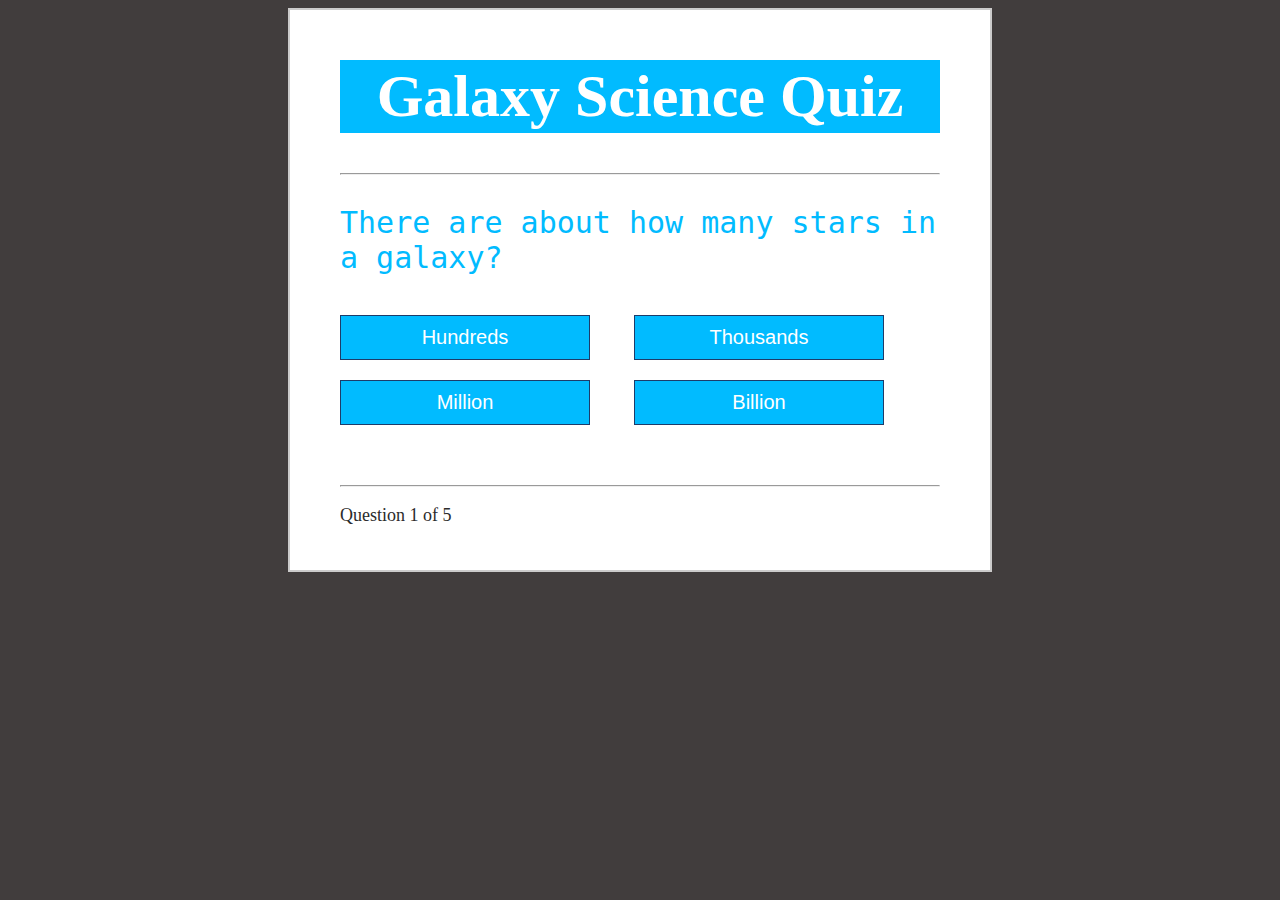
<file: WEBT_Project/quiz_app/index.html>
<!DOCTYPE html>
<html>
<head lang="en">
    <meta charset="UTF-8">
    <title>Quiz</title>
    <link rel="stylesheet" type="text/css" href="style.css">
</head>
<body>
    <div class="grid">
        <div id="quiz">
            <h1>Galaxy Science Quiz</h1>
            <hr style="margin-bottom: 20px">

            <p id="question"></p>

            <div class="buttons">
                <button id="btn0"><span id="choice0"></span></button>
                <button id="btn1"><span id="choice1"></span></button>
                <button id="btn2"><span id="choice2"></span></button>
                <button id="btn3"><span id="choice3"></span></button>
            </div>

            <hr style="margin-top: 50px">
            <footer>
                <p id="progress">Question x of y</p>
            </footer>
        </div>
    </div>


<script src="question.js"></script>

</body>
</html>
</file>
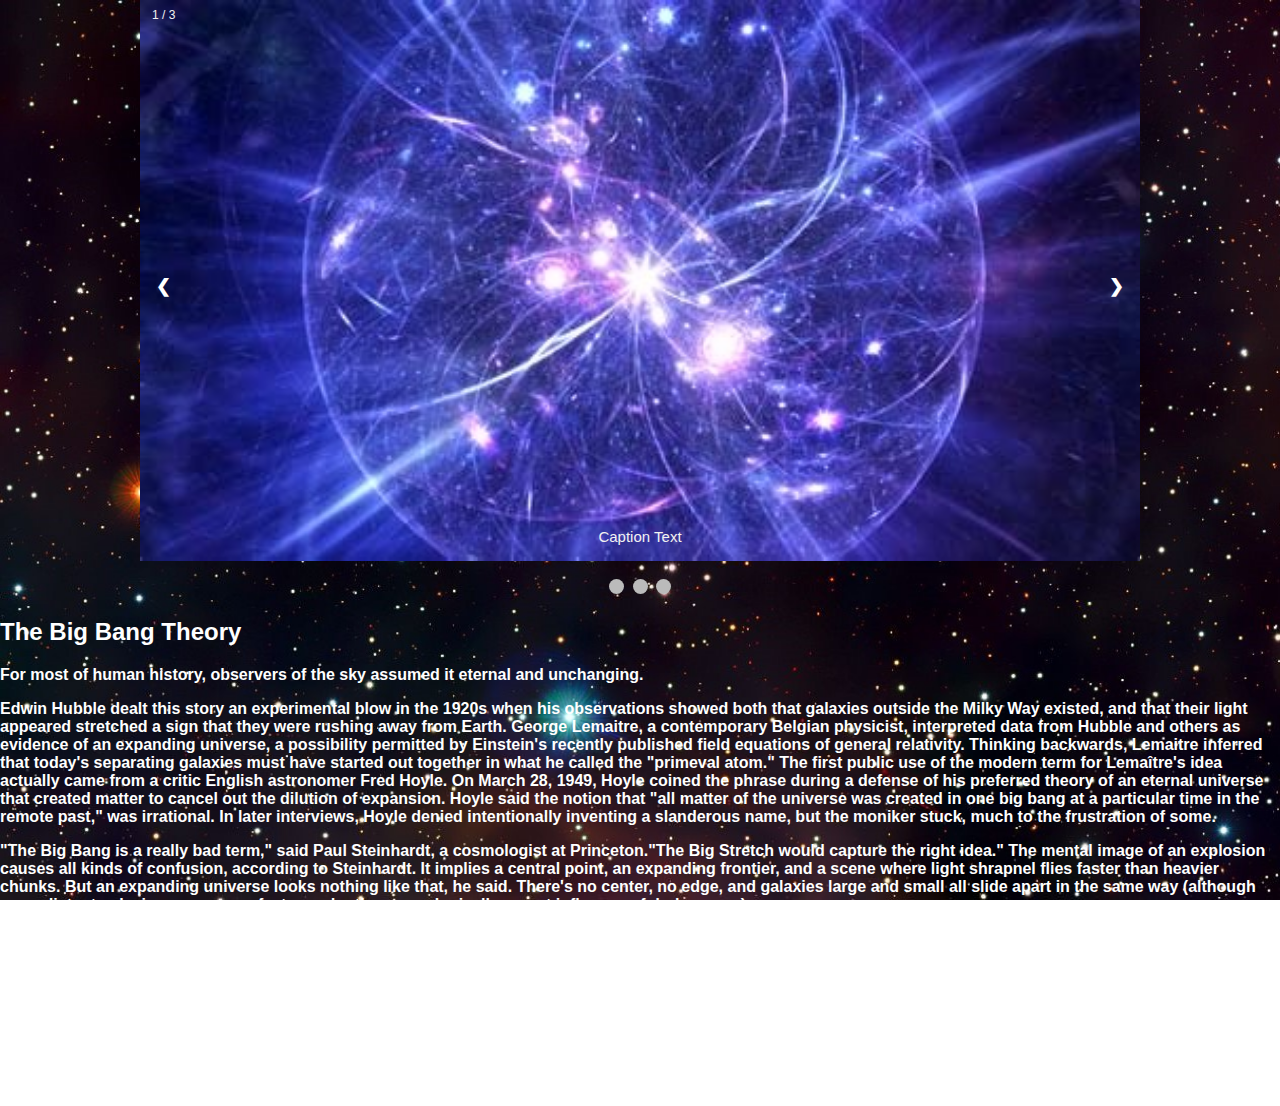
<file: WEBT_Project/Html/BigBang.html>
<!DOCTYPE html>
<html>
<head>
<meta name="viewport" content="width=device-width, initial-scale=1">


<style>
* {box-sizing: border-box}
div.a
{
  text-align: center;
}
body
{
  font-family: Verdana,
  sans-serif;
  margin:0;
  background-image: url('galaxy_bigbang.jpg');
  background-repeat: no-repeat;
  background-attachment: fixed;
  background-size: cover;
  color: white;
}
.mySlides {display: none}
img {vertical-align: middle;}

/* Slideshow container */
.slideshow-container {
  max-width: 1000px;
  position: relative;
  margin: auto;
}

/* Next & previous buttons */
.prev, .next {
  cursor: pointer;
  position: absolute;
  top: 50%;
  width: auto;
  padding: 16px;
  margin-top: -22px;
  color: white;
  font-weight: bold;
  font-size: 18px;
  transition: 0.6s ease;
  border-radius: 0 3px 3px 0;
  user-select: none;
}

/* Position the "next button" to the right */
.next {
  right: 0;
  border-radius: 3px 0 0 3px;
}

/* On hover, add a black background color with a little bit see-through */
.prev:hover, .next:hover {
  background-color: rgba(0,0,0,0.8);
}

/* Caption text */
.text {
  color: #f2f2f2;
  font-size: 15px;
  padding: 8px 12px;
  position: absolute;
  bottom: 8px;
  width: 100%;
  text-align: center;
}

/* Number text (1/3 etc) */
.numbertext {
  color: #f2f2f2;
  font-size: 12px;
  padding: 8px 12px;
  position: absolute;
  top: 0;
}

/* The dots/bullets/indicators */
.dot {
  cursor: pointer;
  height: 15px;
  width: 15px;
  margin: 0 2px;
  background-color: #bbb;
  border-radius: 50%;
  display: inline-block;
  transition: background-color 0.6s ease;
}

.active, .dot:hover {
  background-color: #717171;
}

/* Fading animation */
.fade {
  -webkit-animation-name: fade;
  -webkit-animation-duration: 1.5s;
  animation-name: fade;
  animation-duration: 1.5s;
}

@-webkit-keyframes fade {
  from {opacity: .4}
  to {opacity: 1}
}

@keyframes fade {
  from {opacity: .4}
  to {opacity: 1}
}

/* On smaller screens, decrease text size */
@media only screen and (max-width: 300px) {
  .prev, .next,.text {font-size: 11px}
}
</style>
</head>
<body>

  <!-- Slideshow container -->
<div class="slideshow-container">

  <!-- Full-width images with number and caption text -->
  <div class="mySlides fade">
    <div class="numbertext">1 / 3</div>
  <img src="bigbang1.jpg" style="width:100%">
    <div class="text">Caption Text</div>
  </div>

  <div class="mySlides fade">
    <div class="numbertext">2 / 3</div>
    <img src="bigbang2.jpg" style="width:100%">
    <div class="text">Caption Two</div>
  </div>

  <div class="mySlides fade">
    <div class="numbertext">3 / 3</div>
    <img src="bigbang3.jpg" style="width:100%">
    <div class="text">Caption Three</div>
  </div>

  <!-- Next and previous buttons -->
  <a class="prev" onclick="plusSlides(-1)">&#10094;</a>
  <a class="next" onclick="plusSlides(1)">&#10095;</a>
</div>
<br>

<!-- The dots/circles -->
<div style="text-align:center">
  <span class="dot" onclick="currentSlide(1)"></span>
  <span class="dot" onclick="currentSlide(2)"></span>
  <span class="dot" onclick="currentSlide(3)"></span>
</div>


<script>
  var slideIndex = 0;
  showSlides();

  function showSlides() {
    var i;
    var slides = document.getElementsByClassName("mySlides");
    for (i = 0; i < slides.length; i++) {
      slides[i].style.display = "none";
    }
    slideIndex++;
    if (slideIndex > slides.length) {slideIndex = 1}
    slides[slideIndex-1].style.display = "block";
    setTimeout(showSlides, 2000); // Change image every 2 seconds
  }
</script>

<h2>The Big Bang Theory</h2>

<b style=“text-align: center“>For most of human history, observers of the sky assumed it eternal and unchanging.  <p>

  </p>
Edwin Hubble dealt this story  an experimental blow in the 1920s when his observations showed both that galaxies outside the Milky Way existed, and that their light appeared stretched a sign that they were rushing away from Earth.
George Lemaitre, a contemporary Belgian physicist, interpreted data from Hubble and others as evidence of an expanding universe, a possibility permitted by Einstein's recently published field equations of general relativity. Thinking backwards, Lemaitre inferred that today's separating galaxies must have started out together in what he called the "primeval atom."
The first public use of the modern term for Lemaître's idea actually came from a critic English astronomer Fred Hoyle. On March 28, 1949, Hoyle coined the phrase during a defense of his preferred theory of an eternal universe that created matter to cancel out the dilution of expansion. Hoyle said the notion that "all matter of the universe was created in one big bang at a particular time in the remote past," was irrational. In later interviews, Hoyle denied intentionally inventing a slanderous name, but the moniker stuck, much to the frustration of some.  <p>

  </p>
"The Big Bang is a really bad term," said Paul Steinhardt, a cosmologist at Princeton."The Big Stretch would capture the right idea." The mental image of an explosion causes all kinds of confusion, according to Steinhardt. It implies a central point, an expanding frontier, and a scene where light shrapnel flies faster than heavier chunks. But an expanding universe looks nothing like that, he said. There's no center, no edge, and galaxies large and small all slide apart in the same way (although more distant galaxies move away faster under the cosmologically recent influence of dark energy).  <p>

  </p>
Regardless of its name, the Big Bang theory found widespread acceptance for its unparalleled ability to explain what we see. The balance of light with particles like protons and neutrons during the first 3 minutes, for instance, let early elements form at a rate predicting the current amounts of helium and other light atoms.
"There was a small window in time where it was possible for nuclei to form," said Glennys Farrar, a cosmologist at New York University. "After that, the universe kept expanding and they couldn't find each other,  <p>

  </p> and before [the window] it was too hot."
A cloudy plasma filled the universe for the next 378,000 years, until further cooling let electrons and protons form neutral hydrogen atoms, and the fog cleared.  <p>

  </p>
The light emitted during this process, which has since stretched into microwaves, is the earliest known object researchers can study directly.
Known as the cosmic microwave background (CMB) radiation, many researchers consider it the strongest evidence for the Big Bang.</b>

</body>
</html>
</file>
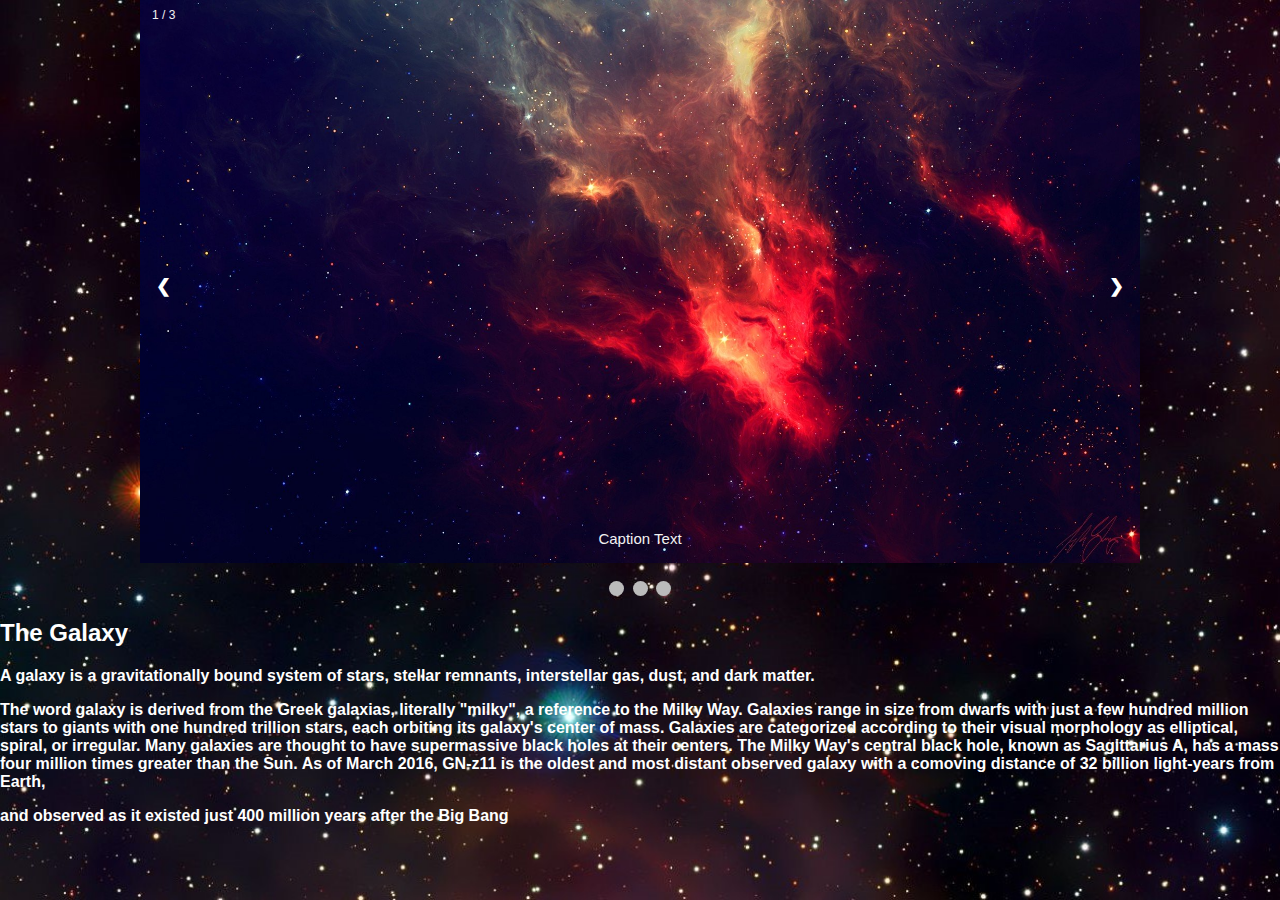
<file: WEBT_Project/Html/Galaxy.html>
<!DOCTYPE html>
<html>
<head>
<meta name="viewport" content="width=device-width, initial-scale=1">

<style>
* {box-sizing: border-box}
body
{
  font-family: Verdana,
  sans-serif;
  margin:0;
  background-image: url('galaxy_bigbang.jpg');
  background-repeat: no-repeat;
  background-attachment: fixed;
  background-size: cover;
  color: white;
}
.mySlides {display: none}
img {vertical-align: middle;}

/* Slideshow container */
.slideshow-container {
  max-width: 1000px;
  position: relative;
  margin: auto;
}

/* Next & previous buttons */
.prev, .next {
  cursor: pointer;
  position: absolute;
  top: 50%;
  width: auto;
  padding: 16px;
  margin-top: -22px;
  color: white;
  font-weight: bold;
  font-size: 18px;
  transition: 0.6s ease;
  border-radius: 0 3px 3px 0;
  user-select: none;
}

/* Position the "next button" to the right */
.next {
  right: 0;
  border-radius: 3px 0 0 3px;
}

/* On hover, add a black background color with a little bit see-through */
.prev:hover, .next:hover {
  background-color: rgba(0,0,0,0.8);
}

/* Caption text */
.text {
  color: #f2f2f2;
  font-size: 15px;
  padding: 8px 12px;
  position: absolute;
  bottom: 8px;
  width: 100%;
  text-align: center;
}

/* Number text (1/3 etc) */
.numbertext {
  color: #f2f2f2;
  font-size: 12px;
  padding: 8px 12px;
  position: absolute;
  top: 0;
}

/* The dots/bullets/indicators */
.dot {
  cursor: pointer;
  height: 15px;
  width: 15px;
  margin: 0 2px;
  background-color: #bbb;
  border-radius: 50%;
  display: inline-block;
  transition: background-color 0.6s ease;
}

.active, .dot:hover {
  background-color: #717171;
}

/* Fading animation */
.fade {
  -webkit-animation-name: fade;
  -webkit-animation-duration: 1.5s;
  animation-name: fade;
  animation-duration: 1.5s;
}

@-webkit-keyframes fade {
  from {opacity: .4}
  to {opacity: 1}
}

@keyframes fade {
  from {opacity: .4}
  to {opacity: 1}
}

/* On smaller screens, decrease text size */
@media only screen and (max-width: 300px) {
  .prev, .next,.text {font-size: 11px}
}
</style>
</head>
<body>

  <!-- Slideshow container -->
<div class="slideshow-container">

  <!-- Full-width images with number and caption text -->
  <div class="mySlides fade">
    <div class="numbertext">1 / 3</div>
    <img src="Galaxy1.jpg" style="width:100%">
    <div class="text">Caption Text</div>
  </div>

  <div class="mySlides fade">
    <div class="numbertext">2 / 3</div>
    <img src="Galaxy2.jpg" style="width:100%">
    <div class="text">Caption Two</div>
  </div>

  <div class="mySlides fade">
    <div class="numbertext">3 / 3</div>
    <img src="Galaxy3.jpg" style="width:100%">
    <div class="text">Caption Three</div>
  </div>

  <!-- Next and previous buttons -->
  <a class="prev" onclick="plusSlides(-1)">&#10094;</a>
  <a class="next" onclick="plusSlides(1)">&#10095;</a>
</div>
<br>

<!-- The dots/circles -->
<div style="text-align:center">
  <span class="dot" onclick="currentSlide(1)"></span>
  <span class="dot" onclick="currentSlide(2)"></span>
  <span class="dot" onclick="currentSlide(3)"></span>
</div>


<script>
  var slideIndex = 0;
  showSlides();

  function showSlides() {
    var i;
    var slides = document.getElementsByClassName("mySlides");
    for (i = 0; i < slides.length; i++) {
      slides[i].style.display = "none";
    }
    slideIndex++;
    if (slideIndex > slides.length) {slideIndex = 1}
    slides[slideIndex-1].style.display = "block";
    setTimeout(showSlides, 2000); // Change image every 2 seconds
  }
</script>

<h2>The Galaxy</h2>

<b style=“text-align: center“>
   A galaxy is a gravitationally bound system of stars, stellar remnants, interstellar gas, dust, and dark matter.   <p>

     </p>The word galaxy is derived from the Greek galaxias, literally "milky", a reference to the Milky Way. Galaxies range in size from dwarfs with just a few hundred million stars to giants with one hundred trillion stars, each orbiting its galaxy's center of mass. Galaxies are categorized according to their visual morphology as elliptical, spiral, or irregular. Many galaxies are thought to have supermassive black holes at their centers. The Milky Way's central black hole, known as Sagittarius A, has a mass four million times greater than the Sun. As of March 2016, GN-z11 is the oldest and most distant observed galaxy with a comoving distance of 32 billion light-years from Earth,  <p>

       </p> and observed as it existed just 400 million years after the Big Bang
</b>

</body>
</html>
</file>
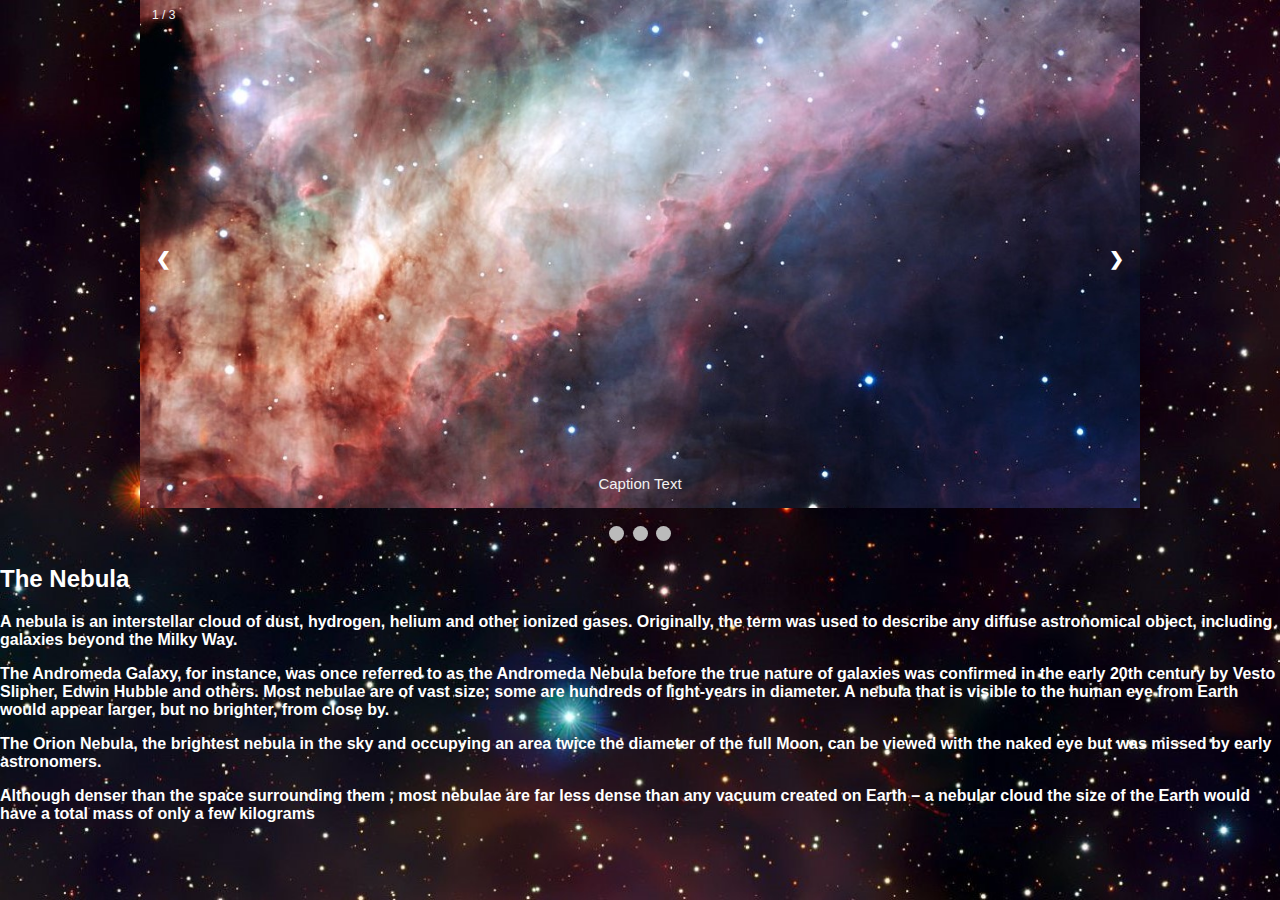
<file: WEBT_Project/Html/Nebula.html>
<!DOCTYPE html>
<html>
<head>
<meta name="viewport" content="width=device-width, initial-scale=1">

<style>
* {box-sizing: border-box}
body
{
  font-family: Verdana,
  sans-serif;
  margin:0;
  background-image: url('galaxy_bigbang.jpg');
  background-repeat: no-repeat;
  background-attachment: fixed;
  background-size: cover;
  color: white;
}
.mySlides {display: none}
img {vertical-align: middle;}

/* Slideshow container */
.slideshow-container {
  max-width: 1000px;
  position: relative;
  margin: auto;
}

/* Next & previous buttons */
.prev, .next {
  cursor: pointer;
  position: absolute;
  top: 50%;
  width: auto;
  padding: 16px;
  margin-top: -22px;
  color: white;
  font-weight: bold;
  font-size: 18px;
  transition: 0.6s ease;
  border-radius: 0 3px 3px 0;
  user-select: none;
}

/* Position the "next button" to the right */
.next {
  right: 0;
  border-radius: 3px 0 0 3px;
}

/* On hover, add a black background color with a little bit see-through */
.prev:hover, .next:hover {
  background-color: rgba(0,0,0,0.8);
}

/* Caption text */
.text {
  color: #f2f2f2;
  font-size: 15px;
  padding: 8px 12px;
  position: absolute;
  bottom: 8px;
  width: 100%;
  text-align: center;
}

/* Number text (1/3 etc) */
.numbertext {
  color: #f2f2f2;
  font-size: 12px;
  padding: 8px 12px;
  position: absolute;
  top: 0;
}

/* The dots/bullets/indicators */
.dot {
  cursor: pointer;
  height: 15px;
  width: 15px;
  margin: 0 2px;
  background-color: #bbb;
  border-radius: 50%;
  display: inline-block;
  transition: background-color 0.6s ease;
}

.active, .dot:hover {
  background-color: #717171;
}

/* Fading animation */
.fade {
  -webkit-animation-name: fade;
  -webkit-animation-duration: 1.5s;
  animation-name: fade;
  animation-duration: 1.5s;
}

@-webkit-keyframes fade {
  from {opacity: .4}
  to {opacity: 1}
}

@keyframes fade {
  from {opacity: .4}
  to {opacity: 1}
}

/* On smaller screens, decrease text size */
@media only screen and (max-width: 300px) {
  .prev, .next,.text {font-size: 11px}
}
</style>
</head>
<body>

  <!-- Slideshow container -->
<div class="slideshow-container">

  <!-- Full-width images with number and caption text -->
  <div class="mySlides fade">
    <div class="numbertext">1 / 3</div>
  <img src="nebula1.jpg" style="width:100%">
    <div class="text">Caption Text</div>
  </div>

  <div class="mySlides fade">
    <div class="numbertext">2 / 3</div>
    <img src="nebula2.jpg" style="width:100%">
    <div class="text">Caption Two</div>
  </div>

  <div class="mySlides fade">
    <div class="numbertext">3 / 3</div>
    <img src="nebula3.jpg" style="width:100%">
    <div class="text">Caption Three</div>
  </div>

  <!-- Next and previous buttons -->
  <a class="prev" onclick="plusSlides(-1)">&#10094;</a>
  <a class="next" onclick="plusSlides(1)">&#10095;</a>
</div>
<br>

<!-- The dots/circles -->
<div style="text-align:center">
  <span class="dot" onclick="currentSlide(1)"></span>
  <span class="dot" onclick="currentSlide(2)"></span>
  <span class="dot" onclick="currentSlide(3)"></span>
</div>


<script>
  var slideIndex = 0;
  showSlides();

  function showSlides() {
    var i;
    var slides = document.getElementsByClassName("mySlides");
    for (i = 0; i < slides.length; i++) {
      slides[i].style.display = "none";
    }
    slideIndex++;
    if (slideIndex > slides.length) {slideIndex = 1}
    slides[slideIndex-1].style.display = "block";
    setTimeout(showSlides, 2000); // Change image every 2 seconds
  }
</script>

<h2>The Nebula</h2>

<b style=“text-align: center“>A nebula is an interstellar cloud of dust, hydrogen, helium and other ionized gases. Originally, the term was used to describe any diffuse astronomical object, including galaxies beyond the Milky Way.  <p>

  </p> The Andromeda Galaxy, for instance, was once referred to as the Andromeda Nebula before the true nature of galaxies was confirmed in the early 20th century by Vesto Slipher, Edwin Hubble and others. Most nebulae are of vast size; some are hundreds of light-years in diameter. A nebula that is visible to the human eye from Earth would appear larger, but no brighter, from close by.  <p>

  </p> The Orion Nebula, the brightest nebula in the sky and occupying an area twice the diameter of the full Moon, can be viewed with the naked eye but was missed by early astronomers.  <p>

    </p> Although denser than the space surrounding them
, most nebulae are far less dense than any vacuum created on Earth – a nebular cloud the size of the Earth would have a total mass of only a few kilograms</b>
</body>
</html>
</file>
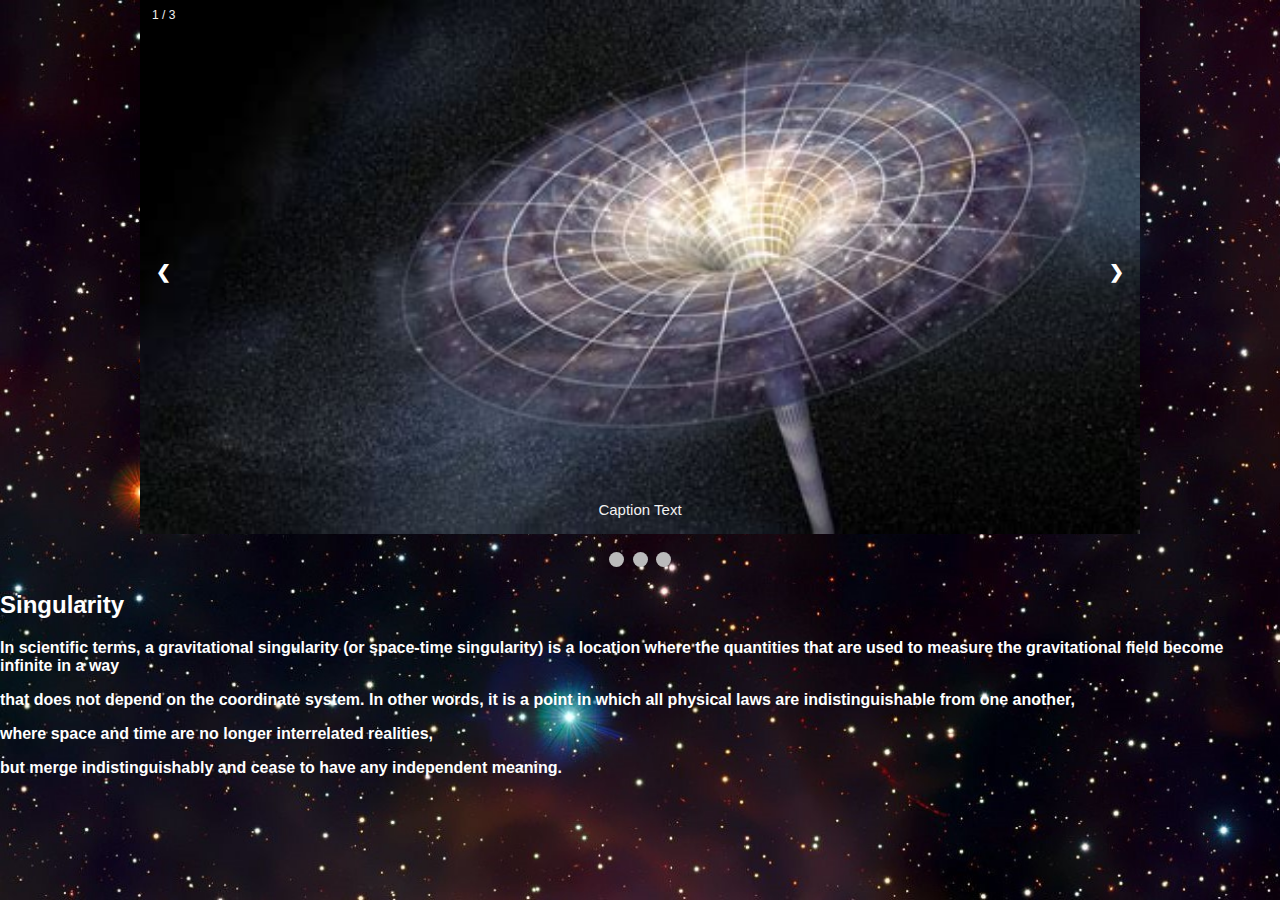
<file: WEBT_Project/Html/Singularity.html>
<!DOCTYPE html>
<html>
<head>
<meta name="viewport" content="width=device-width, initial-scale=1">

<style>
* {box-sizing: border-box}
body
{
  font-family: Verdana,
  sans-serif;
  margin:0;
  background-image: url('galaxy_bigbang.jpg');
  background-repeat: no-repeat;
  background-attachment: fixed;
  background-size: cover;
  color: white;
}
.mySlides {display: none}
img {vertical-align: middle;}

/* Slideshow container */
.slideshow-container {
  max-width: 1000px;
  position: relative;
  margin: auto;
}

/* Next & previous buttons */
.prev, .next {
  cursor: pointer;
  position: absolute;
  top: 50%;
  width: auto;
  padding: 16px;
  margin-top: -22px;
  color: white;
  font-weight: bold;
  font-size: 18px;
  transition: 0.6s ease;
  border-radius: 0 3px 3px 0;
  user-select: none;
}

/* Position the "next button" to the right */
.next {
  right: 0;
  border-radius: 3px 0 0 3px;
}

/* On hover, add a black background color with a little bit see-through */
.prev:hover, .next:hover {
  background-color: rgba(0,0,0,0.8);
}

/* Caption text */
.text {
  color: #f2f2f2;
  font-size: 15px;
  padding: 8px 12px;
  position: absolute;
  bottom: 8px;
  width: 100%;
  text-align: center;
}

/* Number text (1/3 etc) */
.numbertext {
  color: #f2f2f2;
  font-size: 12px;
  padding: 8px 12px;
  position: absolute;
  top: 0;
}

/* The dots/bullets/indicators */
.dot {
  cursor: pointer;
  height: 15px;
  width: 15px;
  margin: 0 2px;
  background-color: #bbb;
  border-radius: 50%;
  display: inline-block;
  transition: background-color 0.6s ease;
}

.active, .dot:hover {
  background-color: #717171;
}

/* Fading animation */
.fade {
  -webkit-animation-name: fade;
  -webkit-animation-duration: 1.5s;
  animation-name: fade;
  animation-duration: 1.5s;
}

@-webkit-keyframes fade {
  from {opacity: .4}
  to {opacity: 1}
}

@keyframes fade {
  from {opacity: .4}
  to {opacity: 1}
}

/* On smaller screens, decrease text size */
@media only screen and (max-width: 300px) {
  .prev, .next,.text {font-size: 11px}
}
</style>
</head>
<body>

  <!-- Slideshow container -->
<div class="slideshow-container">

  <!-- Full-width images with number and caption text -->
  <div class="mySlides fade">
    <div class="numbertext">1 / 3</div>
<img src="Singularity1.jpg" style="width:100%">
    <div class="text">Caption Text</div>
  </div>

  <div class="mySlides fade">
    <div class="numbertext">2 / 3</div>
    <img src="Singularity2.jpg" style="width:100%">
    <div class="text">Caption Two</div>
  </div>

  <div class="mySlides fade">
    <div class="numbertext">3 / 3</div>
    <img src="Singularity3.jpg" style="width:100%">
    <div class="text">Caption Three</div>
  </div>

  <!-- Next and previous buttons -->
  <a class="prev" onclick="plusSlides(-1)">&#10094;</a>
  <a class="next" onclick="plusSlides(1)">&#10095;</a>
</div>
<br>

<!-- The dots/circles -->
<div style="text-align:center">
  <span class="dot" onclick="currentSlide(1)"></span>
  <span class="dot" onclick="currentSlide(2)"></span>
  <span class="dot" onclick="currentSlide(3)"></span>
</div>


<script>
  var slideIndex = 0;
  showSlides();

  function showSlides() {
    var i;
    var slides = document.getElementsByClassName("mySlides");
    for (i = 0; i < slides.length; i++) {
      slides[i].style.display = "none";
    }
    slideIndex++;
    if (slideIndex > slides.length) {slideIndex = 1}
    slides[slideIndex-1].style.display = "block";
    setTimeout(showSlides, 2000); // Change image every 2 seconds
  }
</script>

<h2>Singularity</h2>

 <b style=“text-align: center“>In scientific terms, a gravitational singularity (or space-time singularity)
   is a location where the quantities that are used to measure the gravitational field become infinite in a way  <p>

     </p>
  that does not depend on the coordinate system. In other words, it is a point in which all physical laws are indistinguishable from one another,  <p>

    </p>
  where space and time are no longer interrelated realities,   <p>

    </p>but merge indistinguishably and cease to have any independent meaning.
</b>

</body>
</html>
</file>
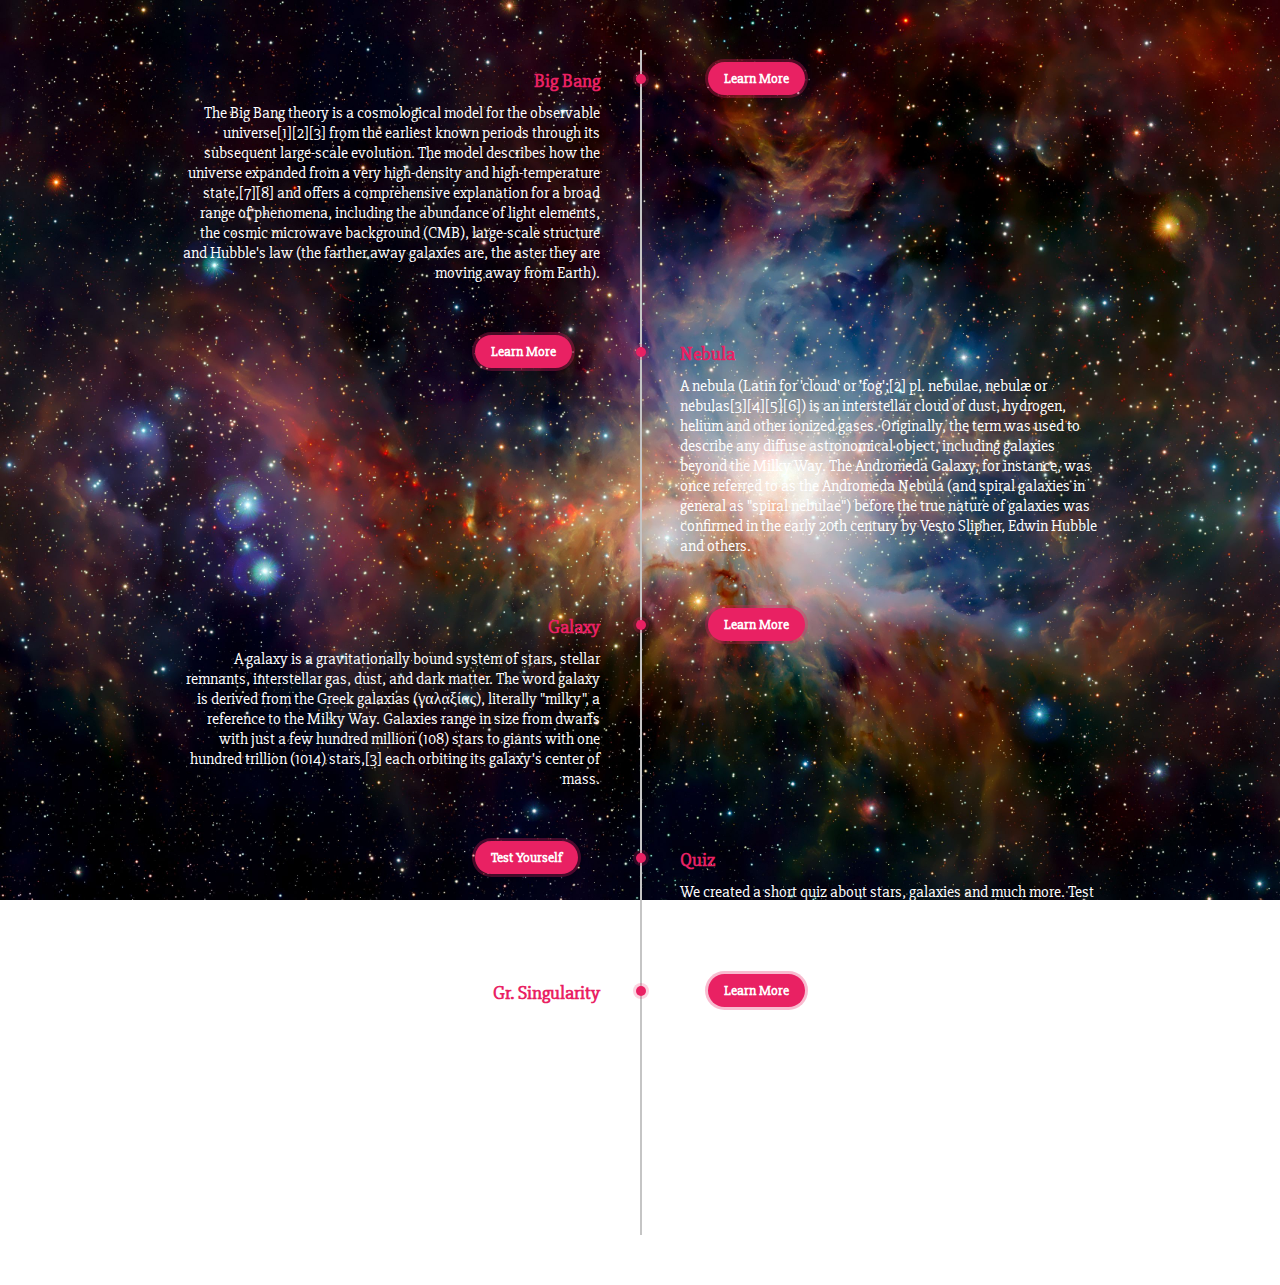
<file: WEBT_Project/Html/time_line.html>
<!--
TSSoS._messaging.protocol 1.0.0 OPEN
--------------------------------------------

DATE:          15.11.2019
FROM:          S.B., Senior IT Student, TSS

keep watching
patience will be rewarded

--------------------------------------------
TSSoS._messaging.protocol 1.0.0 CLOSE
-->


<!--
TSSoS._qualityControl.protocol 1.0.0 OPEN
--------------------------------------------

[DATE]          20.11.2019
[BUG]           DUPLICATE TRANSMISSION
[OWNER]         S.B., Senior IT Student, TSS
[DESCRIPTION]   A WEBT Project year 19/20; Topic: Stars.
[NOTE]          Most of the site is made by Sebastijan Bogdan.

--------------------------------------------
TSSoS._messaging.protocol 1.0.0 CLOSE
-->


<!DOCTYPE html>
<html lang="en" dir="ltr">
  <head>
    <meta charset="utf-8">

    <title>Stars</title>
    <link rel="stylesheet" href="../Style/time_line.css">
  </head>
  <body>
    <div class="timeline">
      <ul>
        <li>
          <div class="content">
            <h3>Big Bang</h3>
          <p>The Big Bang theory is a cosmological model for the observable universe[1][2][3] from the earliest known periods through its subsequent large-scale evolution.
              The model describes how the universe expanded from a very high-density and high-temperature state,[7][8] and offers a comprehensive explanation for a broad range of
              phenomena, including the abundance of light elements, the cosmic microwave background (CMB), large-scale structure and Hubble's law (the farther away galaxies are, the
              aster they are moving away from Earth). </p>
          </div>
          <div class="time">
            <h4><a href="BigBang.html">Learn More</a></h4>
          </div>
        </li>
        <li>
          <div class="content">
            <h3>Nebula</h3>
            <p>A nebula (Latin for 'cloud' or 'fog';[2] pl. nebulae, nebulæ or nebulas[3][4][5][6]) is an interstellar cloud of dust, hydrogen, helium and other ionized gases. Originally, the term was used to describe any diffuse astronomical object, including galaxies beyond the Milky Way. The Andromeda Galaxy, for instance, was once referred to as the Andromeda Nebula (and spiral galaxies in general as "spiral nebulae") before the true nature of galaxies was confirmed in the early 20th century by Vesto Slipher, Edwin Hubble and others. </p>
          </div>
          <div class="time">
            <h4><a href="Nebula.html">Learn More</a> </h4>
          </div>
        </li>
        <li>
          <div class="content">
            <h3>Galaxy</h3>
            <p>A galaxy is a gravitationally bound system of stars, stellar remnants, interstellar gas, dust, and dark matter.
            The word galaxy is derived from the Greek galaxias (γαλαξίας), literally "milky", a reference to the Milky Way. Galaxies range in size from
            dwarfs with just a few hundred million (108) stars to giants with one hundred trillion (1014) stars,[3] each orbiting its galaxy's center of mass. </p>
          </div>
          <div class="time">
            <h4><a href="Galaxy.html">Learn More</a></h4>
          </div>
        </li>
        <li>
          <div class="content">
            <h3>Quiz</h3>
            <p>We created a short quiz about stars, galaxies and much more. Test your knowlegde.</p>
          </div>
          <div class="time">
            <h4><a href="../quiz_app/index.html">Test Yourself</a></h4>
          </div>
        </li>
        <li>
          <div class="content">
            <h3>Gr. Singularity</h3>
            <p>A gravitational singularity, spacetime singularity or simply singularity is a location in spacetime where the gravitational field of a celestial body is
              predicted to become infinite by general relativity in a way that does not depend on the coordinate system. The quantities used to measure gravitational field
              strength are the scalar invariant curvatures of spacetime, which includes a measure of the density of matter. Since such quantities become infinite at the singularity,
              the laws of normal spacetime break down.</p>
          </div>
          <div class="time">
            <h4><a href="Singularity.html">Learn More</a></h4>
          </div>
        </li>
        <div style="clear: both;"></div>
      </ul>
    </div>
  </body>
</html>
</file>
<file: WEBT_Project/quiz_app/style.css>
body {
    background-color: #413D3D;
}

.grid {
    width: 600px;
    height: 500px;
    margin: 0 auto;
    background-color: #fff;
    padding: 10px 50px 50px 50px;
    border: 2px solid #cbcbcb;

}

.grid h1 {
    font-family: "sans-serif";
    background-color: #01BBFF;
    font-size: 60px;
    text-align: center;
    color: #ffffff;
    padding: 2px 0px;

}

#score {
    color: #01BBFF;
    text-align: center;
    font-size: 30px;
}

.grid #question {
    font-family: "monospace";
    font-size: 30px;
    color: #01BBFF;
}

.buttons {
    margin-top: 30px;
}

#btn0, #btn1, #btn2, #btn3 {
    background-color: #01BBFF;
    width: 250px;
    font-size: 20px;
    color: #fff;
    border: 1px solid #1D3C6A;
    margin: 10px 40px 10px 0px;
    padding: 10px 10px;
}

#btn0:hover, #btn1:hover, #btn2:hover, #btn3:hover {
    cursor: pointer;
    background-color: #01BBFF;
}

#btn0:focus, #btn1:focus, #btn2:focus, #btn3:focus {
    outline: 0;
}

#progress {
    color: #2b2b2b;
    font-size: 18px;
}
</file>
<file: WEBT_Project/Style/time_line.css>
@import url('https://fonts.googleapis.com/css?family=Slabo+27px');

body{
  margin: 0;
  padding: 0;
  font-family: 'Slabo 27px', serif;
  background-image: url('galaxy_timeline.jpg');
  background-repeat: no-repeat;
  background-attachment: fixed;
  background-size: cover;
  color: white;
}
.timeline{
  position: relative;
  margin: 50px auto;
  padding: 40px auto;
  width: 1000px;
  box-sizing: border-box;
}
.timeline:before{
  content: '';
  position: absolute;
  left: 50%;
  width: 2px;
  height: 100%;
  background: #c5c5c5;
}
.timeline ul{
  margin: 0;
  padding: 0;
}
.timeline ul li{
  list-style: none;
  position: relative;
  width: 50%;
  padding: 20px 40px;
  box-sizing: border-box;
}
.timeline ul li:nth-child(odd){
  float: left;
  text-align: right;
  clear: both;
}
.timeline ul li:nth-child(even){
  float: right;
  text-align: left;
  clear: both;
}
.content{
  padding-bottom: 20px;
}
.timeline ul li:nth-child(odd):before{
  content: '';
  position: absolute;
  top: 24px;
  right: -6px;
  width: 10px;
  height: 10px;
  background: rgba(233,33, 99, 1);
  border-radius: 50%;
  box-shadow: 0 0 0 3px rgba(233,33, 99, 0.2);
}
.timeline ul li:nth-child(even):before{
  content: '';
  position: absolute;
  top: 24px;
  left: -4px;
  width: 10px;
  height: 10px;
  background: rgba(233,33, 99, 1);
  border-radius: 50%;
  box-shadow: 0 0 0 3px rgba(233,33, 99, 0.2);
}
.timeline ul li h3{
  margin: 0;
  padding: 0;
  font-weight: 600;
  color: rgba(233,33, 99,1);
}
.timeline ul li p{
  margin: 10px 0 0;
  padding: 0;
}
.timeline ul li .time h4{
  margin: 0;
  padding: 0;
  font-size: 14px;
}
.timeline ul li:nth-child(odd) .time{
  position: absolute;
  top: 12px;
  right: -165px;
  margin: 0;
  padding: 8px 16px;
  background: rgba(233,33, 99, 1);
  color: #fff;
  border-radius: 18px;
  box-shadow: 0 0 0 3px rgba(233,33, 99, 0.3);;
}
.timeline ul li:nth-child(even) .time{
  position: absolute;
  top: 12px;
  left: -165px;
  margin: 0;
  padding: 8px 16px;
  background: rgba(233,33, 99, 1);
  color: #fff;
  border-radius: 18px;
  box-shadow: 0 0 0 3px rgba(233,33, 99, 0.3);;
}

.timeline ul li .time h4 a{
  color: white;
  list-style: none;
  margin: 0;
  padding: 0;
  text-decoration: none;
}
</file>
